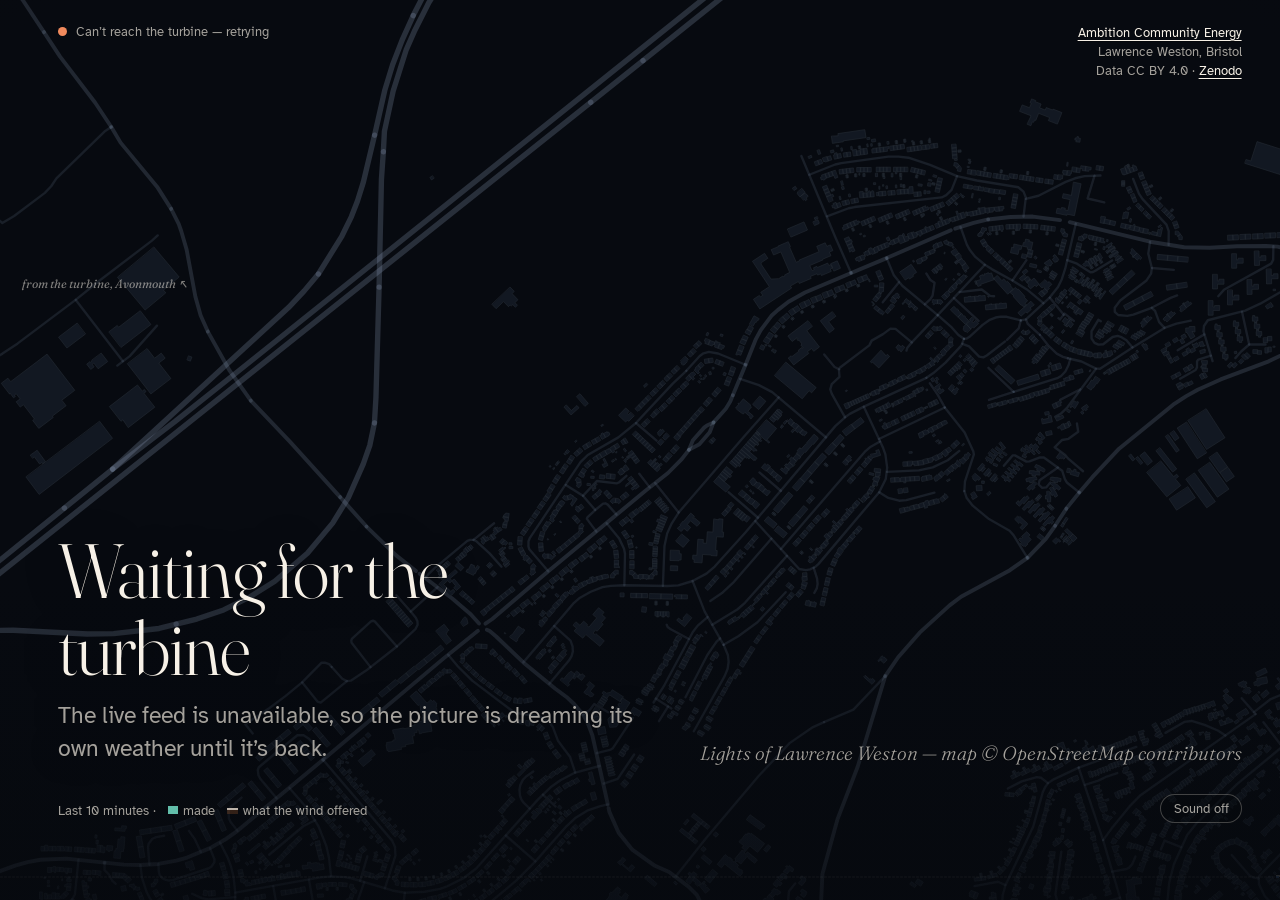
<file: site/index.html>
<!doctype html>
<html lang="en">
<head>
<meta charset="utf-8">
<meta name="viewport" content="width=device-width, initial-scale=1, viewport-fit=cover">
<title>Windfield — the ACE turbine, right now</title>
<meta name="description" content="Bristol’s community wind turbine, live: the homes it lights across Lawrence Weston, the air it keeps clean, and the power it makes, second by second.">
<meta name="theme-color" content="#0F141B">
<meta property="og:type" content="website">
<meta property="og:title" content="Windfield — the ACE turbine, right now">
<meta property="og:description" content="Bristol’s community wind turbine, live — every home it lights, every second.">
<meta property="og:url" content="https://reejacks2.github.io/ace-windfield/">
<meta property="og:image" content="https://reejacks2.github.io/ace-windfield/og.png">
<meta property="og:image:width" content="1200">
<meta property="og:image:height" content="630">
<meta name="twitter:card" content="summary_large_image">
<link rel="icon" href="icon.svg" type="image/svg+xml">
<link rel="manifest" href="manifest.webmanifest">
<link rel="preconnect" href="https://fonts.googleapis.com">
<link rel="preconnect" href="https://ace-api.duckdns.org" crossorigin>
<link href="https://fonts.googleapis.com/css2?family=Fraunces:ital,opsz,wght@0,9..144,300;0,9..144,600;1,9..144,300&family=Atkinson+Hyperlegible:wght@400;700&display=swap" rel="stylesheet">
<link rel="stylesheet" href="css/style.css">
<script type="module" src="js/main.js"></script>
</head>
<body>
<canvas id="stage" aria-hidden="true"></canvas>
<div class="vignette"></div>

<div class="status connecting" id="status" role="status"><span class="dot"></span><span id="statusText">Connecting to the turbine…</span></div>

<div class="odometer" id="odometer" hidden>
  <div class="odo-num" id="odoNum"></div>
  <div class="odo-since" id="odoSince"></div>
</div>

<div class="credit">
  <a href="https://ambitioncommunityenergy.org/">Ambition Community Energy</a><br>
  Lawrence Weston, Bristol<br>
  Data CC BY 4.0 · <a href="https://doi.org/10.5281/zenodo.22662372">Zenodo</a>
</div>

<div class="copy" id="copy" aria-live="polite">
  <h1 id="headline">The turbine is waking up</h1>
  <p id="sub">Reading the wind…</p>
</div>
<div class="scene-name" id="sceneName"></div>
<div class="ribbon-label">Last 10 minutes · <span class="key-made">made</span> <span class="key-offered">what the wind offered</span></div>
<button class="sound" id="sound" type="button" aria-pressed="false">Sound off</button>

<noscript><div class="copy"><h1>Windfield needs JavaScript</h1><p>It draws the ACE turbine’s live data as moving art.</p></div></noscript>
</body>
</html>
</file>
<file: site/css/style.css>
:root {
  --ink: #F7F1E7;
  --ink-dim: rgba(247,241,231,.66);
  --bg: #0F141B;
  --edge: clamp(22px, 4.5vw, 64px);
  --edge-r: clamp(18px, 3vw, 44px);
  --top: calc(clamp(16px, 2.5vh, 30px) + env(safe-area-inset-top, 0px));
  --above-ribbon: calc(clamp(88px, 15vh, 140px) + env(safe-area-inset-bottom, 0px));
  box-sizing: border-box;
}
*, *::before, *::after { box-sizing: inherit; }
html, body { height: 100%; margin: 0; }
body {
  background: var(--bg); color: var(--ink);
  font-family: "Atkinson Hyperlegible", "Segoe UI", Roboto, Helvetica, Arial, sans-serif;
  overflow: hidden;
}
canvas#stage { position: fixed; inset: 0; width: 100%; height: 100%; display: block; }
.vignette {
  position: fixed; inset: 0; pointer-events: none;
  background:
    radial-gradient(120% 90% at 50% 40%, transparent 55%, rgba(6,9,14,.55) 100%),
    linear-gradient(to top, rgba(6,9,14,.55), transparent 38%);
}

.copy {
  position: fixed; left: var(--edge); bottom: var(--above-ribbon);
  max-width: min(90vw, 820px);
  text-shadow: 0 1px 0 rgba(0,0,0,.4), 0 0 40px rgba(0,0,0,.45);
  transition: opacity .6s ease, transform .6s ease;
}
.copy.out { opacity: 0; transform: translateY(6px); }
.copy h1 {
  margin: 0;
  font-family: "Fraunces", Georgia, serif; font-weight: 300;
  font-size: clamp(34px, 6vw, 96px); line-height: 1.0; letter-spacing: -0.015em;
  font-variation-settings: "opsz" 144;
  max-width: 13ch;
}
.copy h1 .num { font-weight: 600; font-variant-numeric: tabular-nums; }
.copy p {
  margin: .6em 0 0; max-width: 40ch;
  font-size: clamp(16px, 1.8vw, 24px); line-height: 1.4;
  color: var(--ink-dim);
}
.copy p b { color: var(--ink); font-weight: 400; }

.credit {
  position: fixed; right: var(--edge-r); top: var(--top);
  font-size: clamp(12px, 1.05vw, 15px); line-height: 1.45;
  color: var(--ink-dim); text-align: right;
  text-shadow: 0 1px 0 rgba(0,0,0,.4);
}
.credit a { color: var(--ink); text-decoration: underline; text-underline-offset: 3px; }
.credit a:focus-visible { outline: 2px solid var(--ink); outline-offset: 3px; }

.status {
  position: fixed; left: var(--edge); top: var(--top);
  font-size: clamp(12px, 1.05vw, 15px);
  color: var(--ink-dim); display: flex; align-items: center; gap: 9px;
  text-shadow: 0 1px 0 rgba(0,0,0,.4);
}
.status .dot { width: 9px; height: 9px; border-radius: 50%; background: currentColor; opacity: .5; flex: none; }
.status.live .dot { background: #A7E8A7; opacity: 1; box-shadow: 0 0 10px #A7E8A7; }
.status.demo .dot { background: #F2C14E; opacity: 1; }
.status.stale .dot, .status.offline .dot { background: #F08A5D; opacity: 1; }

.scene-name {
  position: fixed; right: var(--edge-r); bottom: var(--above-ribbon);
  font-family: "Fraunces", Georgia, serif; font-style: italic; font-weight: 300;
  font-size: clamp(15px, 1.5vw, 22px);
  color: var(--ink-dim); text-shadow: 0 1px 0 rgba(0,0,0,.4);
  transition: opacity .8s ease;
}
.ribbon-label {
  position: fixed; left: var(--edge);
  bottom: calc(clamp(54px, 9vh, 84px) + env(safe-area-inset-bottom, 0px));
  font-size: clamp(12px, 1.05vw, 15px); color: var(--ink-dim);
  text-shadow: 0 1px 0 rgba(0,0,0,.4);
}

/* Lifetime odometer — top centre */
.odometer {
  position: fixed; left: 50%; top: var(--top); transform: translateX(-50%);
  text-align: center; text-shadow: 0 1px 0 rgba(0,0,0,.4), 0 0 24px rgba(0,0,0,.5);
  pointer-events: none;
}
.odometer[hidden] { display: none; }
.odo-num {
  font-family: "Fraunces", Georgia, serif; font-weight: 600; font-variation-settings: "opsz" 72;
  font-size: clamp(18px, 2.2vw, 34px); font-variant-numeric: tabular-nums; letter-spacing: .01em;
}
.odo-num .tenths { color: var(--ink-dim); font-weight: 300; }
.odo-since { font-size: clamp(11px, .95vw, 14px); color: var(--ink-dim); margin-top: .15em; }

.ribbon-label .key-made::before, .ribbon-label .key-offered::before {
  content: ""; display: inline-block; width: .8em; height: .6em; margin: 0 .35em 0 .6em; vertical-align: .05em;
}
.ribbon-label .key-made::before { background: #62BEAA; }
.ribbon-label .key-offered::before { border-top: 2px solid rgba(247,241,231,.7); background: rgba(255,138,61,.18); height: .5em; }

.sound {
  position: fixed; right: var(--edge-r);
  bottom: calc(clamp(50px, 8.6vh, 80px) + env(safe-area-inset-bottom, 0px));
  font: inherit; font-size: clamp(12px, 1.05vw, 15px);
  color: var(--ink-dim); background: rgba(6,9,14,.35); border: 1px solid rgba(247,241,231,.25);
  border-radius: 999px; padding: .35em .9em; cursor: pointer;
}
.sound[aria-pressed="true"] { color: var(--ink); border-color: rgba(247,241,231,.6); }
.sound:focus-visible { outline: 2px solid var(--ink); outline-offset: 3px; }
body.kiosk .sound { display: none; }
body.idle, body.idle * { cursor: none !important; }

/* Portrait: a tall screen in a window or on a wall. Type sizes follow the short side,
   the copy sits in the lower third, credit and status stack at the top. */
@media (orientation: portrait) {
  :root { --above-ribbon: calc(clamp(96px, 11vh, 180px) + env(safe-area-inset-bottom, 0px)); }
  .copy { right: var(--edge); max-width: none; }
  .copy h1 { font-size: clamp(34px, 10vw, 120px); max-width: 11ch; }
  .copy p { font-size: clamp(16px, 3.6vw, 36px); }
  .credit, .status { font-size: clamp(12px, 2.4vw, 22px); }
  .ribbon-label { font-size: clamp(12px, 2.2vw, 20px); bottom: calc(clamp(54px, 6.5vh, 110px) + env(safe-area-inset-bottom, 0px)); }
  .scene-name { bottom: auto; top: calc(var(--top) + 5.5em); font-size: clamp(15px, 3vw, 28px); }
  .odometer { left: var(--edge); top: calc(var(--top) + 2.2em); transform: none; text-align: left; }
  .odo-num { font-size: clamp(18px, 5vw, 48px); }
  .odo-since { font-size: clamp(11px, 2.2vw, 20px); }
  .sound { font-size: clamp(12px, 2.2vw, 20px); }
}
@media (max-width: 600px) { .credit { max-width: 46vw; } .scene-name { display: none; } }
</file>
